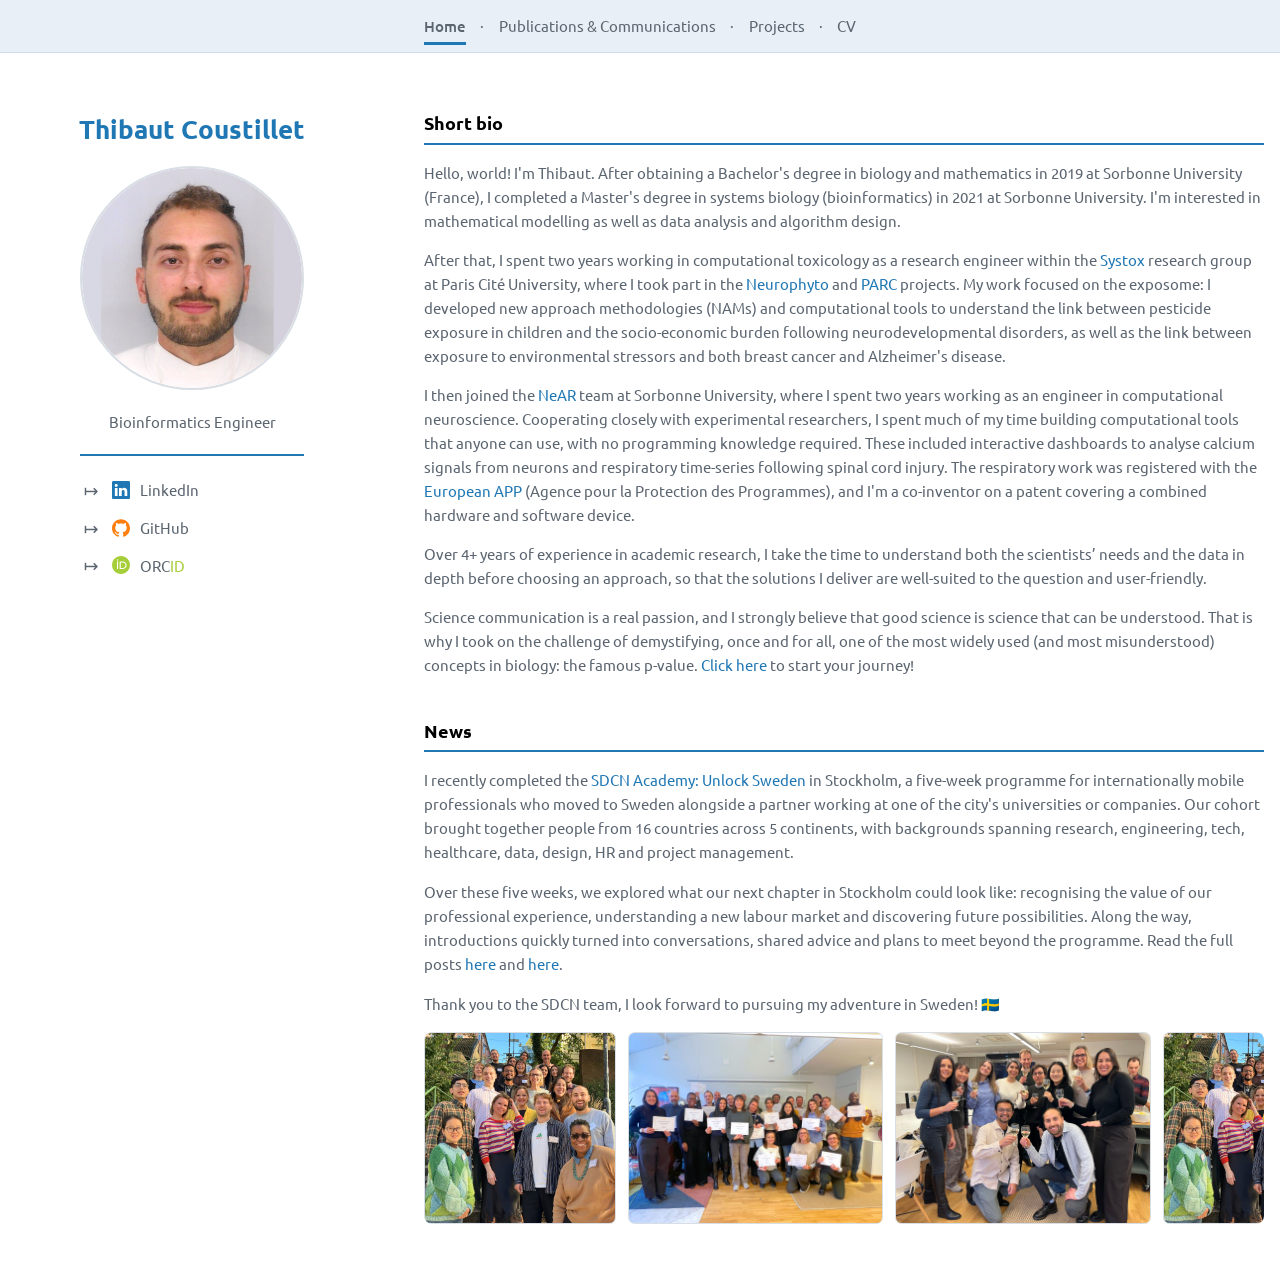
<file: index.html>
<!doctype html>
<html lang="en">
  <head>
    <meta charset="utf-8" />
    <meta name="viewport" content="width=device-width, initial-scale=1" />
    <title>Thibaut Coustillet</title>
    <meta
      name="description"
      content="Personal website of Thibaut Coustillet."
    />
    <link
      rel="preload"
      href="/assets/fonts/ubuntu-400.woff2"
      as="font"
      type="font/woff2"
      crossorigin
    />
    <link rel="stylesheet" href="/css/style.css" />
    <link rel="stylesheet" href="home/css/style.css" />
  </head>
  <body>
    <a class="skip-link" href="#main">Skip to content</a>

    <header class="site-header"></header>

    <div class="layout">
      <aside class="sidebar"></aside>

      <main id="main">
        <section class="bio">
          <h3 class="section-title">Short bio</h3>
          <p>
            Hello, world! I'm Thibaut. After obtaining a Bachelor's degree in
            biology and mathematics in 2019 at Sorbonne University (France), I
            completed a Master's degree in systems biology (bioinformatics) in
            2021 at Sorbonne University. I'm interested in mathematical
            modelling as well as data analysis and algorithm design.
          </p>
          <p>
            After that, I spent two years working in computational toxicology as
            a research engineer within the
            <a href="https://systox.u-paris-sciences.fr">Systox</a> research
            group at Paris Cité University, where I took part in the
            <a
              href="https://www.ineris.fr/en/ineris/news/evaluation-neurodevelopmental-effects-prenatal-and-postnatal-exposure-plant-protection"
              >Neurophyto</a
            >
            and <a href="https://www.eu-parc.eu">PARC</a> projects. My work
            focused on the exposome: I developed new approach methodologies
            (NAMs) and computational tools to understand the link between
            pesticide exposure in children and the socio-economic burden
            following neurodevelopmental disorders, as well as the link between
            exposure to environmental stressors and both breast cancer and
            Alzheimer's disease.
          </p>
          <p>
            I then joined the
            <a
              href="https://www.ibps.sorbonne-universite.fr/en/research/development-adaptations-and-aging/Neural-adaptation-and-repair"
              >NeAR</a
            >
            team at Sorbonne University, where I spent two years working as an
            engineer in computational neuroscience. Cooperating closely with
            experimental researchers, I spent much of my time building
            computational tools that anyone can use, with no programming
            knowledge required. These included interactive dashboards to analyse
            calcium signals from neurons and respiratory time-series following
            spinal cord injury. The respiratory work was registered with the
            <a href="https://www.app.asso.fr/en">European APP</a>
            (Agence pour la Protection des Programmes), and I'm a co-inventor on
            a patent covering a combined hardware and software device.
          </p>
          <p>
            Over 4+ years of experience in academic research, I take the time to
            understand both the scientists’ needs and the data in depth before
            choosing an approach, so that the solutions I deliver are
            well-suited to the question and user-friendly.
          </p>
          <p>
            Science communication is a real passion, and I strongly believe that
            good science is science that can be understood. That is why I took
            on the challenge of demystifying, once and for all, one of the most
            widely used (and most misunderstood) concepts in biology: the famous
            p-value.
            <a href="https://tcoustillet.github.io/the-pvalue/">Click here</a>
            to start your journey!
          </p>
        </section>

        <section class="news">
          <h3 class="section-title">News</h3>
          <div id="news-content"></div>
        </section>
      </main>
    </div>

    <script src="/js/header.js"></script>
    <script src="/js/sidebar.js"></script>
    <script src="/js/links.js"></script>
    <script src="home/js/news.js"></script>
  </body>
</html>
</file>
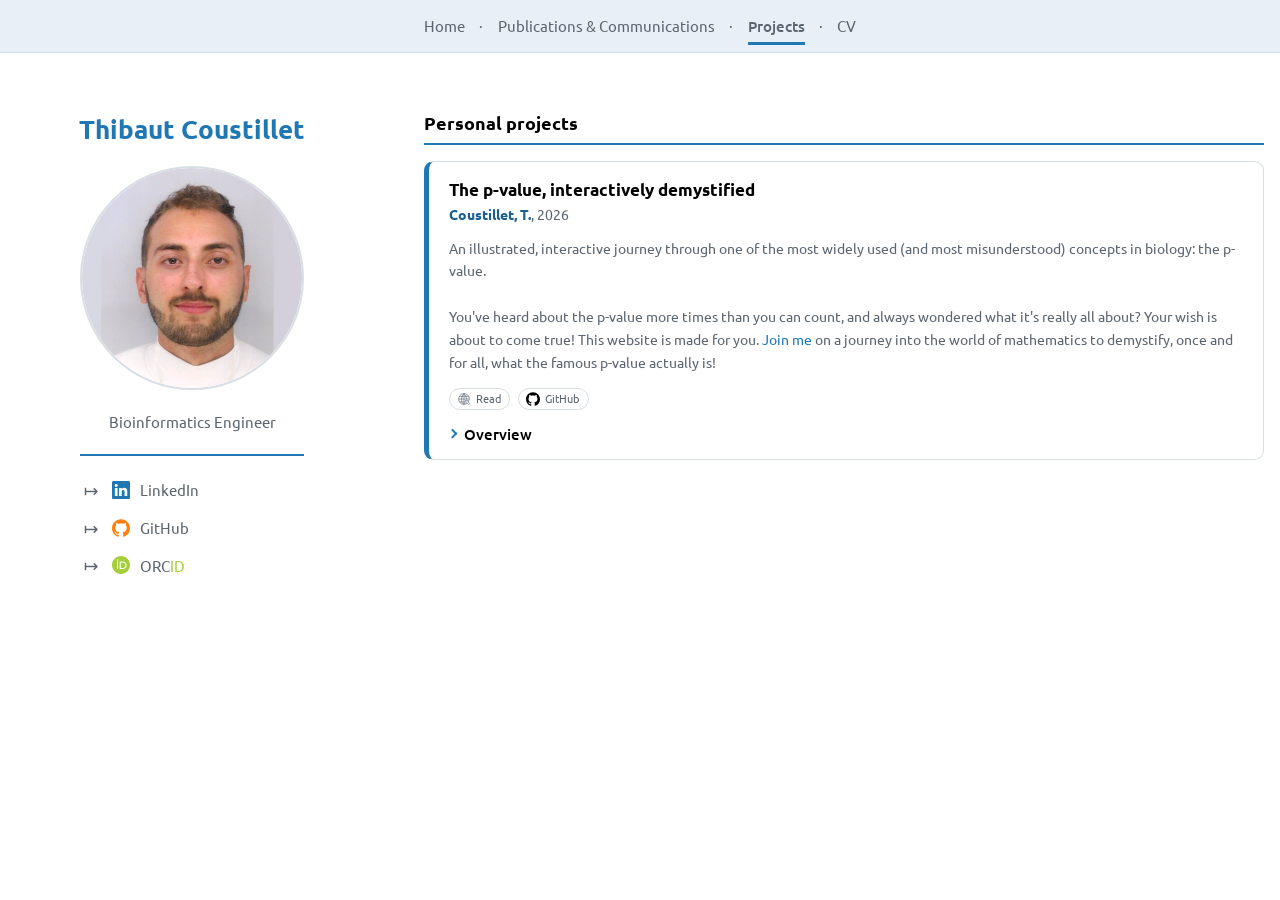
<file: projects/index.html>
<!doctype html>
<html lang="en">
  <head>
    <meta charset="utf-8" />
    <meta name="viewport" content="width=device-width, initial-scale=1" />
    <title>Projects · Thibaut Coustillet</title>
    <meta name="description" content="Projects by Thibaut Coustillet." />
    <link
      rel="preload"
      href="/assets/fonts/ubuntu-400.woff2"
      as="font"
      type="font/woff2"
      crossorigin
    />
    <link rel="stylesheet" href="/css/style.css" />
    <link rel="stylesheet" href="../publications/css/style.css" />
    <link rel="stylesheet" href="css/style.css" />
  </head>
  <body>
    <a class="skip-link" href="#main">Skip to content</a>

    <header class="site-header"></header>

    <div class="layout">
      <aside class="sidebar"></aside>

      <main id="main">
        <section class="projects">
          <h3 class="section-title">Personal projects</h3>
          <div id="projects-list"></div>
        </section>
      </main>
    </div>

    <script src="/js/header.js"></script>
    <script src="/js/sidebar.js"></script>
    <script src="/js/links.js"></script>
    <script src="js/projects.js"></script>
  </body>
</html>
</file>
<file: css/style.css>
/* ==========================================================================
   Fonts (self-hosted)
   ========================================================================== */
/* ubuntu-regular - latin */
@font-face {
  font-display: swap; /* Check https://developer.mozilla.org/en-US/docs/Web/CSS/@font-face/font-display for other options. */
  font-family: "Ubuntu";
  font-style: normal;
  font-weight: 400;
  src: url("/assets/fonts/ubuntu-400.woff2") format("woff2"); /* Chrome 36+, Opera 23+, Firefox 39+, Safari 12+, iOS 10+ */
}
/* ubuntu-500 - latin */
@font-face {
  font-display: swap; /* Check https://developer.mozilla.org/en-US/docs/Web/CSS/@font-face/font-display for other options. */
  font-family: "Ubuntu";
  font-style: normal;
  font-weight: 500;
  src: url("/assets/fonts/ubuntu-500.woff2") format("woff2"); /* Chrome 36+, Opera 23+, Firefox 39+, Safari 12+, iOS 10+ */
}
/* ubuntu-700 - latin */
@font-face {
  font-display: swap; /* Check https://developer.mozilla.org/en-US/docs/Web/CSS/@font-face/font-display for other options. */
  font-family: "Ubuntu";
  font-style: normal;
  font-weight: 700;
  src: url("/assets/fonts/ubuntu-700.woff2") format("woff2"); /* Chrome 36+, Opera 23+, Firefox 39+, Safari 12+, iOS 10+ */
}

/* ==========================================================================
   Design tokens
   ========================================================================== */
:root {
  color-scheme: light dark;

  /* Matplotlib colors */
  --tab-blue: #1f77b4;
  --tab-orange: #ff7f0e;
  --tab-red: #d62728;
  --tab-green: #2ca02c;
  --tab-purple: #9467bd;
  --tab-olive: #bcbd22;
  --tab-pink: #e377c2;

  --color-strong: #000;

  --color-orcid: #a6ce39;

  --font-sans: "Ubuntu", system-ui, sans-serif;

  --color-bg: #ffffff;
  --color-muted: #5b6570;
  --color-text: var(--color-muted);
  --color-border: #d8dee4;
  --color-accent: var(--tab-blue);
  --color-bar: #e8eff6;
  --color-bar-border: #cfdbe8;

  --sidebar-width: 22rem;
  --header-height: 3.25rem;

  --photo-size: 14rem;
}

@media (prefers-color-scheme: dark) {
  :root {
    --color-bg: #14181d;
    --color-muted: #9aa5b1;
    --color-text: var(--color-muted);
    --color-border: #2c333b;
    --color-bar: #1a222b;
    --color-bar-border: #2a3541;
    --color-strong: #fff;
    /* Lightened tab:blue to keep sufficient contrast on dark backgrounds */
    --color-accent: color-mix(in srgb, var(--tab-blue) 70%, white);
  }
}

/* ==========================================================================
   Base
   ========================================================================== */
*,
*::before,
*::after {
  box-sizing: border-box;
}

html {
  -webkit-text-size-adjust: 100%;
}

body {
  margin: 0;
  font-family: var(--font-sans);
  font-size: 0.9375rem;
  line-height: 1.6;
  background: var(--color-bg);
  color: var(--color-text);
}

:focus-visible {
  outline: 2px solid var(--color-accent);
  outline-offset: 2px;
}

main a {
  color: var(--color-accent);
  text-decoration: none;
}

main a:hover,
main a:focus-visible {
  font-weight: 700;
  font-size: 1.05em;
}

/* ==========================================================================
   Accessibility
   ========================================================================== */
.skip-link {
  position: absolute;
  left: 1rem;
  top: -4rem;
  padding: 0.5rem 1rem;
  background: var(--color-bg);
  color: var(--color-text);
  border: 1px solid var(--color-border);
  z-index: 100;
}

.skip-link:focus {
  top: 1rem;
}

/* ==========================================================================
   Layout: sidebar + content column
   ========================================================================== */
.layout {
  display: grid;
  grid-template-columns: var(--sidebar-width) minmax(0, 1fr);
  gap: 3.5rem;
  width: min(100% - 2rem, 82rem);
  margin-inline: auto;
}

.layout > main {
  min-width: 0;
  padding-block: 3.5rem 4rem;
}

/* ==========================================================================
   Section titles (underlined with a rule)
   ========================================================================== */
.section-title {
  margin: 0 0 1rem;
  padding-bottom: 0.35rem;
  border-bottom: 2px solid var(--tab-blue);
  color: var(--color-strong);
}

/* ==========================================================================
   Header and navigation (full-width bar)
   ========================================================================== */
.site-header {
  position: sticky;
  top: 0;
  z-index: 10;
  background: var(--color-bar);
  border-bottom: 1px solid var(--color-bar-border);
}

.site-header__inner {
  align-items: center;
  min-height: var(--header-height);
}

/* Align the menu with the content column */
.site-header nav {
  grid-column: 2;
}

.nav {
  display: flex;
  flex-wrap: wrap;
  align-items: center;
  margin: 0;
  padding: 0;
  list-style: none;
}

/* Middle dot delimiter; empty alt text keeps it out of screen readers */
.nav li + li::before {
  content: "·" / "";
  margin-inline: 0.9rem;
  color: var(--color-muted);
}

.nav a {
  padding-block: 0.35rem;
  color: var(--color-text);
  text-decoration: none;
  border-bottom: 3px solid transparent;
}

.nav a:hover,
.nav a:focus-visible,
.nav a[aria-current="page"] {
  border-bottom-color: var(--color-accent);
}

.nav a[aria-current="page"] {
  font-weight: 500;
}

/* ==========================================================================
   Sidebar
   ========================================================================== */
.sidebar {
  position: sticky;
  top: var(--header-height);
  align-self: start;
  max-height: calc(100vh - var(--header-height));
  overflow-y: auto;
  padding-block: 3.5rem 2rem;
  text-align: center;
}

.sidebar__name {
  display: block;
  margin-bottom: 1rem;
  font-size: 1.6rem;
  font-weight: 700;
  color: var(--color-accent);
  text-decoration: none;
}

.sidebar__photo {
  display: block;
  width: var(--photo-size);
  height: var(--photo-size);
  margin-inline: auto;
  border-radius: 50%;
  object-fit: cover;
  border: 2px solid var(--color-border);
}

.sidebar__role {
  width: var(--photo-size);
  margin: 1.25rem auto 0;
  color: var(--color-muted);
}

.sidebar__role::after {
  content: "";
  display: block;
  width: 100%;
  height: 2px;
  margin-top: 1.25rem;
  background: var(--tab-blue);
}

.social {
  display: grid;
  gap: 0.6rem;
  width: var(--photo-size);
  margin: 1.25rem auto 0;
  padding: 0;
  list-style: none;
  text-align: left;
}

.social a {
  display: flex;
  align-items: center;
  gap: 0.6rem;
  width: 100%; /* fixed hit area: it never changes on hover */
  height: 1.75rem;
  color: var(--color-muted);
  text-decoration: none;
}

/* Bullet: mathematical "maps to" arrow (↦) */
.social li {
  display: flex;
  align-items: center;
  gap: 0.6rem;
}

.social li::before {
  content: "\21A6" / ""; /* empty alt text: hidden from screen readers */
  flex: none;
  width: 1.4rem;
  text-align: center;
  font-size: 1.1rem;
  line-height: 1;
  color: var(--color-text);
}

/* Icon: fixed size, never affected by hover */
.social a::before {
  content: "";
  flex: none;
  width: 1.15rem;
  height: 1.15rem;
  background-color: var(--icon-color);
  -webkit-mask: var(--icon) center / contain no-repeat;
  mask: var(--icon) center / contain no-repeat;
}

.social__label {
  line-height: 1;
  white-space: nowrap;
}

/* Only the text is highlighted */
.social a:hover .social__label,
.social a:focus-visible .social__label {
  color: var(--hover-color);
  font-weight: 700;
  font-size: 1.1rem;
}

.social__linkedin {
  --icon: url("/assets/icons/linkedin.svg");
  --icon-color: var(--tab-blue);
  --hover-color: var(--icon-color);
}

.social__github {
  --icon: url("/assets/icons/github.svg");
  --icon-color: var(--tab-orange);
  --hover-color: var(--icon-color);
}

.social__orcid {
  --icon: url("/assets/icons/orcid.svg");
  --icon-color: var(--color-orcid);
  --hover-color: var(--color-muted);
}

.social__orcid .orcid-id {
  color: var(--icon-color);
}

/* ==========================================================================
   Home: short bio
   ========================================================================== */
.bio p {
  margin: 0;
}

.bio p + p {
  margin-top: 1em;
}

/* ==========================================================================
   Responsive: stack sidebar above content on small screens
   ========================================================================== */
@media (max-width: 48rem) {
  .layout {
    grid-template-columns: 1fr;
    gap: 0;
    width: min(100% - 1.5rem, 82rem);
  }

  .layout > main {
    padding-block: 1.5rem 3rem;
  }

  /* Menu: one row that scrolls horizontally */
  .site-header nav {
    grid-column: 1;
    min-width: 0;
  }

  .nav {
    flex-wrap: nowrap;
    overflow-x: auto;
    white-space: nowrap;
    padding-block: 0.25rem;
    -webkit-overflow-scrolling: touch;
    scrollbar-width: none;
  }

  .nav::-webkit-scrollbar {
    display: none;
  }

  .nav li {
    flex: none;
  }

  .nav li + li::before {
    margin-inline: 0.5rem;
  }

  /* Sidebar stacked above the content */
  .sidebar {
    --photo-size: 7rem;
    position: static;
    max-height: none;
    overflow: visible;
    padding-block: 1.25rem 0.5rem;
  }

  .sidebar__name {
    font-size: 1.4rem;
  }

  .sidebar__role,
  .social {
    width: auto;
  }

  .sidebar__role::after {
    width: var(--photo-size);
    margin-inline: auto;
  }

  /* Social links on one row, centred */
  .social {
    display: flex;
    flex-wrap: wrap;
    justify-content: center;
    gap: 0.5rem 1.25rem;
  }

  .social li::before {
    display: none;
  }

  .social a {
    width: auto;
  }
}

main {
  overflow-wrap: anywhere;
}

img {
  max-width: 100%;
  height: auto;
}

.katex-display {
  overflow-x: auto;
  overflow-y: hidden;
}
</file>
<file: home/css/style.css>
/* Home page styles (loaded after /css/style.css) */

.news {
  margin-top: 2.5rem;
}

.news p {
  margin: 0 0 1rem;
}

/* Auto-scrolling carousel */
.carousel {
  overflow: hidden;
  border-radius: 0.5rem;
}

.carousel__track {
  display: flex;
  width: max-content;
  animation: carousel-scroll var(--duration, 30s) linear infinite;
}

/* Pause on hover and when something inside has keyboard focus */
.carousel:hover .carousel__track,
.carousel:has(:focus-visible) .carousel__track {
  animation-play-state: paused;
}

.carousel__item {
  flex: none;
  padding-right: 0.75rem; /* spacing as padding, so -50% is an exact loop */
}

.carousel__item img {
  display: block;
  height: 12rem;
  width: auto;
  max-width: none;
  border: 1px solid var(--color-border);
  border-radius: 0.4rem;
}

@keyframes carousel-scroll {
  to {
    transform: translateX(-50%);
  }
}

/* Reduced motion: no animation, a normal swipeable row, no duplicates */
@media (prefers-reduced-motion: reduce) {
  .carousel {
    overflow-x: auto;
  }
  .carousel__track {
    animation: none;
  }
  .carousel__item[aria-hidden="true"] {
    display: none;
  }
}

@media (max-width: 48rem) {
  .carousel__item img {
    height: 9rem;
  }
}

/* Full-size photo viewer */
.carousel__item {
  cursor: zoom-in;
}

.lightbox {
  max-width: min(94vw, 70rem);
  max-height: 94vh;
  padding: 0;
  color: #fff;
  background: transparent;
  border: none;
}

.lightbox::backdrop {
  background: rgb(0 0 0 / 0.85);
}

.lightbox img {
  display: block;
  max-width: 100%;
  max-height: 85vh;
  margin: 0 auto;
  border-radius: 0.4rem;
}

.lightbox__caption {
  margin: 0.6rem 0 0;
  text-align: center;
  font-size: 0.9em;
}

.lightbox__close {
  position: absolute;
  top: 0.25rem;
  right: 0.5rem;
  font-size: 2rem;
  line-height: 1;
  color: #fff;
  background: none;
  border: none;
  cursor: pointer;
}
</file>
<file: publications/css/style.css>
/* Publications page styles (loaded after /css/style.css) */

/* Group heading: uppercase label in a thin box of the type colour */
.pub-group h4 {
  display: inline-block;
  margin: 2rem 0 0.75rem;
  padding: 0.2rem 0.7rem;
  font-family: var(--font-sans);
  font-size: 0.85rem;
  font-weight: 700;
  letter-spacing: 0.1em;
  text-transform: uppercase;
  color: var(--color-muted);
  border: 1px solid var(--type-color);
  border-radius: 0.4rem;
}

.pub-list {
  display: grid;
  gap: 1rem;
  margin: 0;
  padding: 0;
  list-style: none;
}

/* Card: thin border + coloured left bar depending on the type */
.pub {
  padding: 1rem 1.25rem 0.7rem;
  border: 1px solid var(--color-border);
  border-left: 5px solid var(--type-color, var(--color-accent));
  border-radius: 0.6rem;
}

.pub__title {
  font-size: 1.1em;
  font-weight: 700;
  line-height: 1.3;
  color: var(--color-strong);
}

.pub__meta {
  margin-top: 0.35rem;
  font-size: 0.9em;
  color: var(--color-muted);
}

/* Your name in the author list: colour of the type */
.pub__meta strong {
  color: color-mix(in srgb, var(--type-color) 80%, black);
}

.pub__meta .pub__volume {
  color: inherit;
}

@media (prefers-color-scheme: dark) {
  .pub__meta strong {
    color: var(--type-color);
  }
}

/* ==========================================================================
   Buttons (PDF, PubMed, ...)
   ========================================================================== */
.pub__links {
  display: flex;
  flex-wrap: wrap;
  gap: 0.5rem;
  margin-top: 0.9rem;
}

.pub__btn {
  display: inline-flex;
  align-items: center;
  gap: 0.3rem;
  padding: 0.1rem 0.55rem 0.1rem 0.4rem;
  font-size: 0.75em;
  line-height: 1.5;
  color: var(--color-muted);
  text-decoration: none;
  border: 1px solid var(--color-border);
  border-radius: 999px;
  transition:
    background-color 0.15s ease,
    border-color 0.15s ease,
    color 0.15s ease,
    scale 0.15s ease;
}

.pub__btn::before {
  content: "";
  width: 0.9rem;
  height: 0.9rem;
  background-color: var(--btn-color);
  -webkit-mask: var(--btn-icon) center / contain no-repeat;
  mask: var(--btn-icon) center / contain no-repeat;
}

/* PDF variant: icon and highlight colour */
.pub__btn--pdf {
  --btn-color: var(--tab-red);
  --btn-icon: url("/assets/icons/pdf.svg");
}

/* PubMed variant */
.pub__btn--pubmed {
  --btn-color: var(--tab-blue);
  --btn-icon: url("/assets/icons/pubmed.svg");
}

/* Publisher variant: same colour as the card's type */
.pub__btn--publisher {
  --btn-color: var(--type-color);
  --btn-icon: url("/assets/icons/publisher.svg");
}

/* Logos that keep their own colours (publishers, PyPI) */
.pub__btn--logo::before {
  background: var(--btn-icon) center / contain no-repeat;
  -webkit-mask: none;
  mask: none;
}

/* GitHub variant */
.pub__btn--github {
  --btn-color: var(--color-strong);
  --btn-icon: url("/assets/icons/github.svg");
}

/* PyPI variant */
.pub__btn--pypi {
  --btn-color: #3775a9;
  --btn-icon: url("/assets/icons/pypi.svg");
}

/* Custom buttons: text and outline take the card's type colour on hover */
.pub__btn--custom {
  --btn-color: var(--type-color);
}

/* Subtle highlight on hover / keyboard focus */
.pub__btn:hover,
.pub__btn:focus-visible {
  font-size: 0.75em; /* cancels the global link hover size */
  font-weight: inherit; /* cancels the global link hover weight */
  color: var(--btn-color);
  background-color: color-mix(in srgb, var(--btn-color) 5%, transparent);
  border-color: var(--btn-color);
  scale: 1.03;
}

@media (prefers-reduced-motion: reduce) {
  .pub__btn {
    transition: none;
  }
  .pub__btn:hover,
  .pub__btn:focus-visible {
    scale: 1;
  }
}

@media (max-width: 48rem) {
  .pub {
    padding: 0.8rem 0.9rem 0.6rem;
  }
  .pub__title {
    font-size: 1em;
  }
}
</file>
<file: projects/css/style.css>
/* Projects page styles (loaded after the shared and publications styles) */

#projects-list {
  display: grid;
  gap: 1.5rem;
}

.project {
  padding: 1.1rem 1.25rem 0.8rem;
  border: 1px solid var(--color-border);
  border-left: 5px solid var(--type-color, var(--color-accent));
  border-radius: 0.6rem;
}

.project__title {
  margin: 0;
  font-size: 1.1em;
  font-weight: 700;
  line-height: 1.3;
  color: var(--color-strong);
}

.project__meta {
  margin-top: 0.2rem;
  font-size: 0.9em;
  color: var(--color-muted);
}

.project__text {
  margin: 0.7rem 0 0;
  font-size: 0.95em;
}

/* Overview: folded by default, chevron points right then down */
.project__fold {
  margin-top: 0.8rem;
}

.project__fold > summary {
  display: inline-flex;
  align-items: center;
  gap: 0.5rem;
  font-weight: 500;
  color: var(--color-strong);
  cursor: pointer;
  list-style: none;
  transform-origin: left center;
  transition:
    scale 0.15s ease,
    color 0.15s ease;
}

.project__fold > summary::-webkit-details-marker {
  display: none;
}

.project__fold > summary::before {
  content: "";
  width: 0.45rem;
  height: 0.45rem;
  border-right: 2px solid var(--type-color);
  border-bottom: 2px solid var(--type-color);
  transform: rotate(-45deg);
  transition: transform 0.15s ease;
}

.project__fold[open] > summary::before {
  transform: rotate(45deg);
}

.project__fold > summary:hover,
.project__fold > summary:focus-visible {
  color: var(--type-color);
  scale: 1.06;
}

/* One image per row, caption underneath */
.project__gallery {
  display: grid;
  gap: 1.5rem;
  margin-top: 0.9rem;
}

.project__gallery figure {
  margin: 0;
}

.project__gallery img {
  display: block;
  width: 100%;
  max-width: 40rem;
  height: auto;
  border: 1px solid var(--color-border);
  border-radius: 0.4rem;
}

.project__gallery figcaption {
  margin-top: 0.4rem;
  font-size: 0.85em;
  color: var(--color-muted);
}

.project__meta strong {
  color: color-mix(in srgb, var(--type-color) 80%, black);
}

.project .pub__links + .project__fold {
  margin-top: 0.6rem;
}

/* Custom buttons: icon follows the theme; hover uses the project colour */
.pub__btn--custom {
  --icon-color: var(--color-text);
  --btn-color: var(--type-color);
}

.pub__btn--custom:not(.pub__btn--logo)::before {
  background-color: var(--icon-color);
}

.pub__btn--custom:hover:not(.pub__btn--logo)::before,
.pub__btn--custom:focus-visible:not(.pub__btn--logo)::before {
  background-color: var(--btn-color);
}

@media (prefers-color-scheme: dark) {
  .project__meta strong {
    color: var(--type-color);
  }
}

@media (prefers-reduced-motion: reduce) {
  .project__fold > summary,
  .project__fold > summary::before {
    transition: none;
  }
  .project__fold > summary:hover,
  .project__fold > summary:focus-visible {
    scale: 1;
  }
}

@media (max-width: 48rem) {
  .project {
    padding: 0.9rem 0.9rem 0.7rem;
  }
}
</file>
